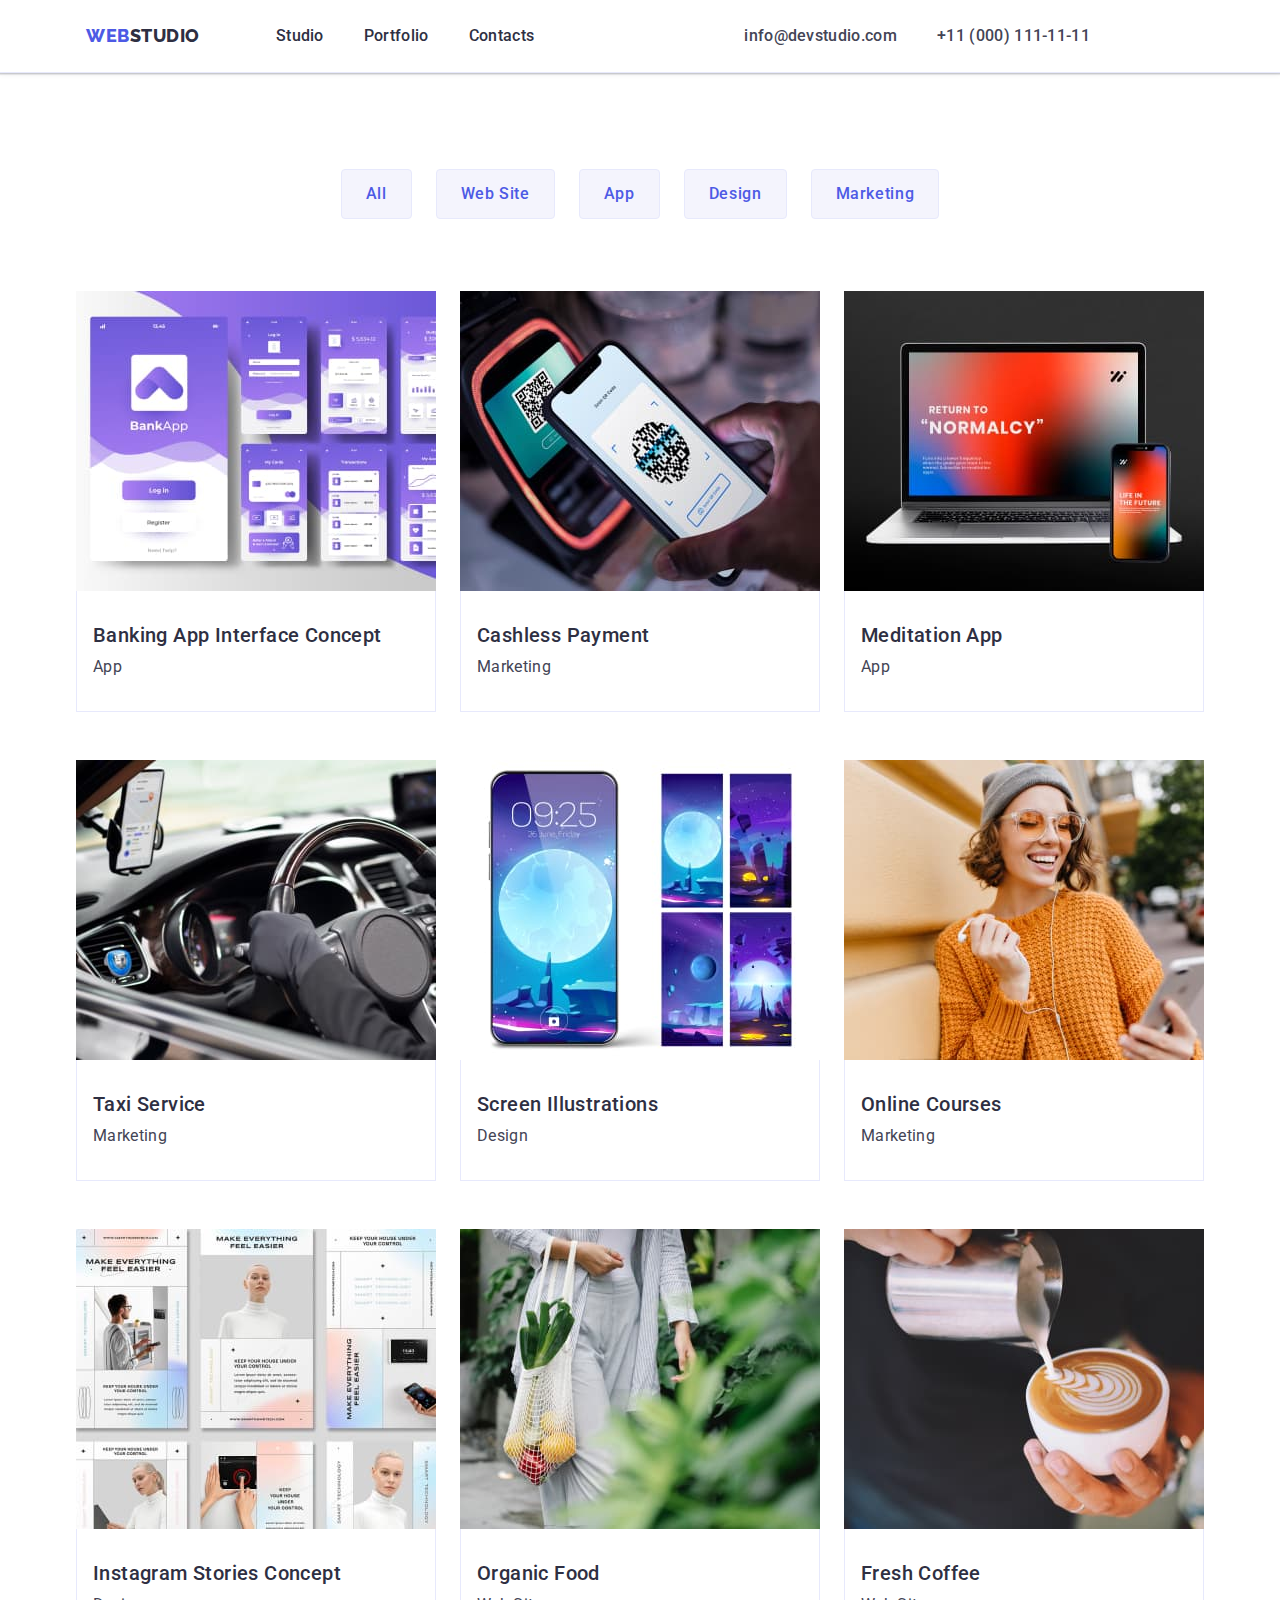
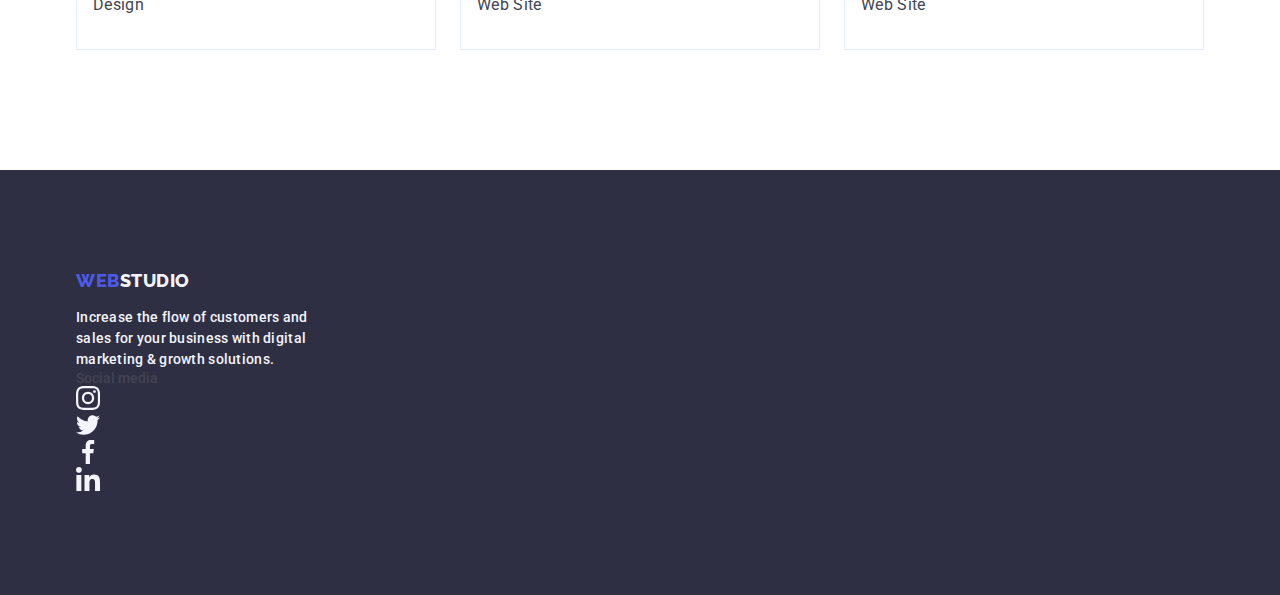
<file: portfolio.html>
<!DOCTYPE html>
<html lang="en">
  <head>
    <meta charset="UTF-8" />
    <meta name="viewport" content="width=device-width, initial-scale=1.0" />
    <title>Portfolio</title>
    <link
      rel="stylesheet"
      href="https://cdnjs.cloudflare.com/ajax/libs/modern-normalize/2.0.0/modern-normalize.min.css"
    />
    <link rel="stylesheet" href="./css/styles.css" />
    <link rel="preconnect" href="https://fonts.googleapis.com" />
    <link rel="preconnect" href="https://fonts.gstatic.com" crossorigin />
    <link
      href="https://fonts.googleapis.com/css2?family=Raleway:wght@800&family=Roboto:wght@400;500;700;900&display=swap"
      rel="stylesheet"
    />
  </head>
  <body>
    <header class="header">
      <div class="container">
        <nav class="page-nav">
          <a href="./index.html" class="link logo"
            >Web<span class="logo_span">Studio</span></a
          >
          <ul class="nav-list list">
            <li class="nav-item">
              <a href="./index.html" class="nav_link link">Studio</a>
            </li>
            <li class="nav-item">
              <a href="./portfolio.html" class="nav_link link">Portfolio</a>
            </li>
            <li class="nav-item">
              <a href="" class="nav_link link"> Contacts</a>
            </li>
          </ul>
        </nav>

        <address class="page-address">
          <ul class="address-list list">
            <li class="address_item">
              <a href="mailto:info@devstudio.com" class="address_link link"
                >info@devstudio.com</a
              ><br />
            </li>
            <li class="address_item">
              <a href="tel:+110001111111" class="address_link link"
                >+11 (000) 111-11-11</a
              >
            </li>
          </ul>
        </address>
      </div>
    </header>
    <main>
      <section class="portfolio-section">
        <div class="container">
          <h1 class="visually-hidden">
            Lorem ipsum dolor sit amet consectetur adipisicing elit.
          </h1>
          <ul class="filter-list">
            <li><button type="button" class="filter-button">All</button></li>
            <li>
              <button type="button" class="filter-button">Web Site</button>
            </li>
            <li><button type="button" class="filter-button">App</button></li>
            <li><button type="button" class="filter-button">Design</button></li>
            <li>
              <button type="button" class="filter-button">Marketing</button>
            </li>
          </ul>

          <ul class="card-set list">
            <li class="card">
              <a class="link" href=""
                ><img
                  src="./images/ProjectCard1.jpg"
                  alt="Banking"
                  width="360"
                  height="300"
                />
                <div class="card-text">
                  <h2 class="card_title">Banking App Interface Concept</h2>
                  <p class="card_subtitle">App</p>
                </div>
              </a>
            </li>
            <li class="card">
              <a class="link" href=""
                ><img
                  src="./images/ProjectCard2.jpg"
                  alt="Cashless"
                  width="360"
                  height="300"
                />
                <div class="card-text">
                  <h2 class="card_title">Cashless Payment</h2>
                  <p class="card_subtitle">Marketing</p>
                </div>
              </a>
            </li>
            <li class="card">
              <a class="link" href=""
                ><img
                  src="./images/ProjectCard3.jpg"
                  alt="Meditation"
                  width="360"
                  height="300"
                />
                <div class="card-text">
                  <h2 class="card_title">Meditation App</h2>
                  <p class="card_subtitle">App</p>
                </div>
              </a>
            </li>
            <li class="card">
              <a class="link" href=""
                ><img
                  src="./images/ProjectCard4.jpg"
                  alt="Taxi"
                  width="360"
                  height="300"
                />
                <div class="card-text">
                  <h2 class="card_title">Taxi Service</h2>
                  <p class="card_subtitle">Marketing</p>
                </div>
              </a>
            </li>
            <li class="card">
              <a class="link" href=""
                ><img
                  src="./images/ProjectCard5.jpg"
                  alt="Screen"
                  width="360"
                  height="300"
                />
                <div class="card-text">
                  <h2 class="card_title">Screen Illustrations</h2>
                  <p class="card_subtitle">Design</p>
                </div>
              </a>
            </li>
            <li class="card">
              <a class="link" href=""
                ><img
                  src="./images/ProjectCard6.jpg"
                  alt="Courses"
                  width="360"
                  height="300"
                />
                <div class="card-text">
                  <h2 class="card_title">Online Courses</h2>
                  <p class="card_subtitle">Marketing</p>
                </div>
              </a>
            </li>
            <li class="card">
              <a class="link" href=""
                ><img
                  src="./images/ProjectCard7.jpg"
                  alt="Instagram"
                  width="360"
                  height="300"
                />
                <div class="card-text">
                  <h2 class="card_title">Instagram Stories Concept</h2>
                  <p class="card_subtitle">Design</p>
                </div>
              </a>
            </li>
            <li class="card">
              <a class="link" href=""
                ><img
                  src="./images/ProjectCard8.jpg"
                  alt="Food"
                  width="360"
                  height="300"
                />
                <div class="card-text">
                  <h2 class="card_title">Organic Food</h2>
                  <p class="card_subtitle">Web Site</p>
                </div>
              </a>
            </li>
            <li class="card">
              <a class="link" href=""
                ><img
                  src="./images/ProjectCard9.jpg"
                  alt="Coffee"
                  width="360"
                  height="300"
                />
                <div class="card-text">
                  <h2 class="card_title">Fresh Coffee</h2>
                  <p class="card_subtitle">Web Site</p>
                </div>
              </a>
            </li>
          </ul>
        </div>
      </section>
    </main>

    <footer class="footer">
      <div class="container flex-box">
        <div class="footer-box">
          <a href="./index.html" class="logo link"
            >Web<span class="logo_span">Studio</span></a
          >
          <p class="footer-text">
            Increase the flow of customers and sales for your business with
            digital marketing &AMP; growth solutions.
          </p>
        </div>
        <div class="footer-box">
          <p class="footer_soc-title">Social media</p>
          <ul class="footer_soc-list">
            <li class="footer_soc-item">
              <a href="" class="footer_soc-link">
                <svg width="24" height="24" class="icon">
                  <use href="./images/icon.svg#icon-instagram"></use>
                </svg>
              </a>
            </li>
            <li class="footer_soc-item">
              <a href="" class="footer_soc-link">
                <svg width="24" height="24" class="icon">
                  <use href="./images/icon.svg#icon-twitter"></use>
                </svg>
              </a>
            </li>
            <li class="footer_soc-item">
              <a href="" class="footer_soc-link">
                <svg width="24" height="24" class="icon">
                  <use href="./images/icon.svg#icon-facebook"></use>
                </svg>
              </a>
            </li>
            <li class="footer_soc-item">
              <a href="" class="footer_soc-link">
                <svg width="24" height="24" class="icon">
                  <use href="./images/icon.svg#icon-linkedin"></use>
                </svg>
              </a>
            </li>
          </ul>
        </div>
      </div>
    </footer>
  </body>
</html>
</file>
<file: css/styles.css>
body {
  font-family: var(--primaryfont);
  font-size: 14px;
  font-weight: 500;
  letter-spacing: 2%;
  color: #434455;
  background-color: var(--whitebackground);
}

:root {
  --whitebackground: #ffffff;
  --herobackground: #2e2f42;
  --footerbackground: #2e2f42;
  --primarycolor: #2e2f42;
  --textcolor: #434455;
  --textfooter: #f4f4fd
  --whitetext: #ffffff;
  --logofont: "Raleway", sans-serif;
  --primaryfont: "Roboto", sans-serif;
}

button {
  cursor: pointer;
  padding: 0;
  border: none;
}

h1,
h2,
h3,
h4,
h5,
h6,
p {
  margin: 0;
}

a {
  text-decoration: none;
}

ul,
li {
  list-style-type: none;
  margin: 0;
  padding: 0;
}

address {
  font-style: normal;
}
img {
  display: block;
}
.icon {
  fill: currentColor;
}

.visually-hidden {
  position: absolute;
  width: 1px;
  height: 1px;
  margin: -1px;
  border: 0;
  padding: 0;
  white-space: nowrap;
  clip-path: inset(100%);
  clip: rect(0 0 0 0);
  overflow: hidden;
}
.link {
  text-decoration: none;
}
.list {
  list-style: none;
}
.container {
  width: 1158px;
  padding: 0 15px;
  margin: auto;
}
.page-nav .logo {
  margin-left: 10px;
  margin-right: 76px;
}
.logo {
  font-family: var(--logofont);
  font-weight: 800;
  font-size: 18px;
  letter-spacing: 3%;
  line-height: 1.17;
  letter-spacing: 0.03em;
  text-transform: uppercase;
  color: #4d5ae5;
}
.logo span {
  color: #2e2f42;
}

.header {
  border-bottom: 1px solid #e7e9fc;
  box-shadow: 0px 2px 1px rgba(46, 47, 66, 0.08),
    0px 1px 1px rgba(46, 47, 66, 0.16), 0px 1px 6px rgba(46, 47, 66, 0.08);
}
.header .container {
  display: flex;
  height: 72px;
}
.page-nav {
  display: flex;
  align-items: center;
}
.nav-list {
  display: flex;
  margin: auto;
  gap: 40px;
  margin-right: auto;
  position: relative;
}
.nav_item {
  margin-right: auto;
}
.nav_link {
  font-size: 16px;
  color: #2e2f42;
  letter-spacing: 0.02em;
  line-height: 1.5;
  padding: 24px 0;
  display: flex;
  align-items: center;
  justify-content: center;
  flex-direction: column;
  transition: color 250ms cubic-bezier(0.4, 0, 0.2, 1);
  position: relative;
}

.current {
  color: #404bbf;
}
.current::after {
  margin-top: 20px;
  position: absolute;
  left: 0;
  bottom: -1px;
  content: "";
  width: 48px;
  height: 4px;
  background-color: #404bbf;
  border-radius: 2px;
}

.page-address {
  display: flex;
}
.address-list {
  display: flex;
  align-items: center;
  gap: 40px;
  margin-right: 78px;
  margin-left: 210px;
}
.address_link {
  color: var(--textcolor);
  font-size: 16px;
  line-height: 1.5;
  letter-spacing: 0.02em;
  transition: color 250ms cubic-bezier(0.4, 0, 0.2, 1);
}
.address_link:hover,
.address_link:active,
.address_link:focus {
  color: #404bbf;
}

.hero {
  height: 600px;
  background-color: var(--herobackground);
  padding: 188px 0;
  background-image: linear-gradient(
      rgba(46, 47, 66, 0.7),
      rgba(46, 47, 66, 0.7)
    ),
    url(../images/hero-bg-img.jpg);
  background-repeat: no-repeat;
  background-size: cover;
  max-width: 1440px;
  background-position: center;
  margin: auto;
}

.hero .container {
  text-align: center;
}
.hero-header {
  max-width: 496px;
  font-size: 56px;
  letter-spacing: 0.02em;
  color: #ffffff;
  line-height: 1.07;
  text-align: center;
  margin-bottom: 48px;
  margin-left: auto;
  margin-right: auto;
}
.hero-button {
  background-color: #4d5ae5;
  border-radius: 4px;
  box-shadow: 0px 4px 4px 0px rgba(0, 0, 0, 0.15);
  transition: background-color 250ms cubic-bezier(0.4, 0, 0.2, 1);

  font-weight: 500;
  font-size: 16px;
  line-height: 1.5;
  letter-spacing: 0.04em;
  color: var(--textcolor);

  display: block;
  text-align: center;
  padding: 16px 32px;
  min-width: 169px;
  margin-left: auto;
  margin-right: auto;
}

.hero-button:hover,
.hero-button:active,
.hero-button:focus {
  background-color: #404bbf;
}
.advantages-section {
  padding: 120px 0;
}
.advantages-section .card-set {
  gap: 24px;
}

.advantages-section .card {
  width: calc((100% - 3 * 24px) / 4);
  align-items: center;
}

.advantages_icon-box {
  display: flex;
  justify-content: center;
  align-items: center;
  height: 112px;
  background: #f4f4fd;
  border-radius: 4px;
  margin-bottom: 8px;
}

.card_title {
  font-size: 20px;
  font-weight: 500;
  line-height: 1.2;
  letter-spacing: 0.02em;
  color: #2e2f42;
  margin-bottom: 8px;
}
.card_subtitle {
  font-size: 16px;
  line-height: 1.5;
  letter-spacing: 0.02em;
  color: var(--textcolor);
  font-weight: 400;
}
.section-header {
  font-size: 36px;
  line-height: 1.11;
  letter-spacing: 0.02em;
  text-transform: capitalize;
  color: #2e2f42;
  text-align: center;
  margin-bottom: 72px;
}
.section-doing {
  padding-bottom: 120px;
}
.card-set {
  display: flex;
  flex-wrap: wrap;
}

.section-doing .card-set {
  gap: 24px;
}
.section-doing .card {
  width: calc((100% - 2 * 24px) / 3);
}

.team-section {
  background-color: #f4f4fd;
  padding: 120px 0;
}
.team-section .card-set {
  gap: 24px;
}
.team-section .card {
  background-color: #ffffff;
  width: calc((100% - 3 * 24px) / 4);
  border-radius: 0 0 4px 4px;
  text-align: center;
  align-items: center;
  box-shadow: 0px 1px 6px rgba(46, 47, 66, 0.08),
    0px 1px 1px rgba(46, 47, 66, 0.16), 0px 2px 1px rgba(46, 47, 66, 0.08);
}
.team-section .card-text {
  padding: 32px 0px;
  justify-content: center;
}
.team-section .card_title {
  margin-bottom: 8px;
  
}

.team-section .card_subtitle {
  margin-bottom: 8px;
}
.team-section .card_soc-list {
  display: flex;
  gap: 24px;
  justify-content: center;
}
.team-section .card_soc-link {
  width: 40px;
  height: 40px;
  background-color: #4d5ae5;
  padding: 12px;
  border-radius: 50%;
  justify-content: center;
  display: flex;
  align-items: center;
  transition: background-color 250ms cubic-bezier(0.4, 0, 0.2, 1);
}
.team-section .card_soc-link:hover,
.team-section .card_soc-link:focus {
  background-color: #404bbf;
}
.team-section .icon {
  fill: #f4f4fd;
}

.customer-section {
  padding: 120px 0px;
}
.customer-section .icon {
  fill: #8e8f99;
}

.customer-section .card-set {
  gap: 24px;
}
.customer-section .card {
  width: calc((100% - 5 * 24px) / 6);
}
.customer-section .card {
  height: 88px;
}
.customer_link {
  width: 100%;
  height: 100%;
  border-radius: 4px;
  border: 1px solid #8e8f99;
  display: flex;
  align-items: center;
  justify-content: center;
  padding: 16px 32px;
  color: #404bbf;
  transition: border-color 250ms cubic-bezier(0.4, 0, 0.2, 1),
    color 250ms cubic-bezier(0.4, 0, 0.2, 1);
  color: #8e8f99;
}
.customer-section .icon {
  fill: currentColor;
}
.customer-section .icon:hover,
.customer-section .icon:focus {
  fill: currentColor;
}
.customer-section .customer_link:hover,
.customer-section .customer_link:focus {
  border: 1px solid #404bbf;
  color: #404bbf;
}
.footer {
  background-color: var(--footerbackground);
  padding: 100px 0px;
}
.footer .logo {
  display: inline-block;
  margin-bottom: 16px;
}
.footer span {
  color: #f4f4fd;
}
.footer-text {
  color: #f4f4fd;
  line-height: 1.5;
  letter-spacing: 0.02em;
  max-width: 264px;
}
.portfolio-section {
  padding: 96px 0 120px 0;
}
.filter-button {
  background-color: #f4f4fd;
  border-radius: 4px;
  border: 1px solid #e7e9fc;

  font-family: var(--primaryfont);
  font-weight: 500;
  font-size: 16px;
  line-height: 1.5;
  letter-spacing: 0.04em;
  color: #4d5ae5;
  text-align: center;
  padding: 12px 24px;
}
.filter-button:hover,
.filter-button:active,
.filter-button:focus {
  color: #ffffff;
  background: #404bbf;
  border: 1px solid transparent;
}
.filter-button:hover,
.filter-button:focus {
  border: 1px solid transparent;
  background: #404bbf;
}
.filter-list {
  display: flex;
  justify-content: center;
  gap: 24px;
  margin-bottom: 72px;
}
.portfolio-section .card-set {
  display: flex;
  flex-wrap: wrap;
  gap: 24px;
  row-gap: 48px;
}
.portfolio-section .card {
  width: calc((100% - 2 * 24px) / 3);
}
.portfolio-section .card-text {
  padding: 32px 16px;
  border: 1px solid #e7e9fc;
  border-top: none;
}
.portfolio-section .card_title {
  margin-bottom: 8px;
}
</file>
